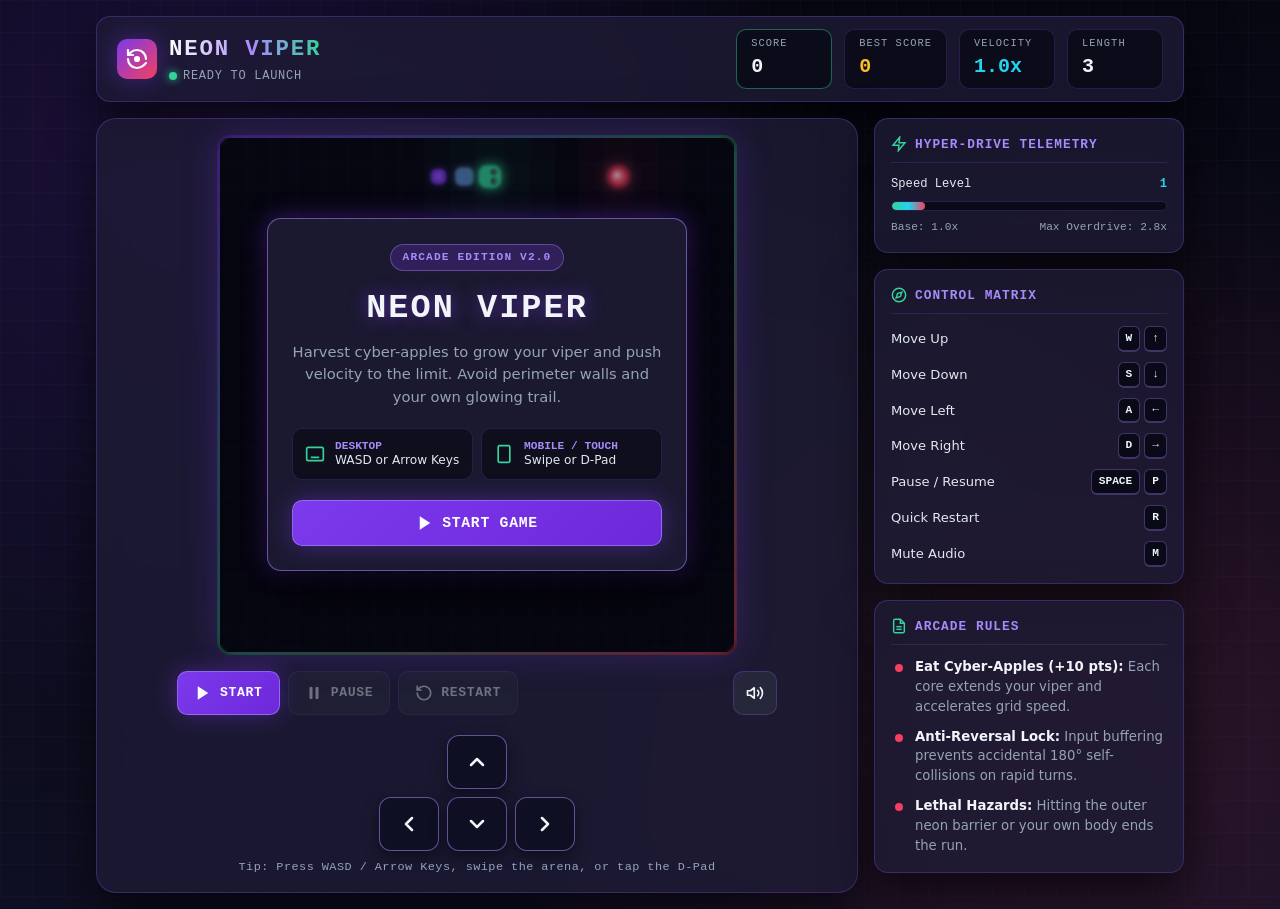
<file: index.html>
<!DOCTYPE html>
<html lang="en">
<head>
  <meta charset="UTF-8" />
  <meta name="viewport" content="width=device-width, initial-scale=1.0, maximum-scale=1.0, user-scalable=no" />
  <title>NEON VIPER // Arcade Snake</title>
  <link rel="stylesheet" type="text/css" href="css/style.css" />
  <link rel="stylesheet" type="text/css" href="css/style.cs" />
</head>
<body>
  <div class="app-wrapper">
    <!-- Top Arcade HUD Header -->
    <header class="arcade-header" role="banner">
      <div class="brand-group">
        <div class="brand-logo" aria-hidden="true">
          <svg viewBox="0 0 24 24" fill="none" stroke="currentColor" stroke-width="2.2" stroke-linecap="round" stroke-linejoin="round">
            <path d="M21 12a9 9 0 0 0-9-9 9.75 9.75 0 0 0-6.74 2.74L3 8" />
            <path d="M3 3v5h5" />
            <path d="M3 12a9 9 0 0 0 9 9 9.75 9.75 0 0 0 6.74-2.74L21 16" />
            <circle cx="12" cy="12" r="2" fill="currentColor" />
          </svg>
        </div>
        <div>
          <h1 class="brand-title">Neon Viper</h1>
          <div class="brand-subtitle">
            <span id="statusDot" class="status-dot"></span>
            <span id="statusText">READY TO LAUNCH</span>
          </div>
        </div>
      </div>

      <!-- Scoreboard & Speed HUD -->
      <div class="hud-metrics" role="region" aria-label="Game Scoreboard">
        <div class="metric-card highlight">
          <span class="metric-label">Score</span>
          <span id="scoreDisplay" class="metric-value" aria-live="polite">0</span>
        </div>
        <div class="metric-card best">
          <span class="metric-label">Best Score</span>
          <span id="bestScoreDisplay" class="metric-value">0</span>
        </div>
        <div class="metric-card speed">
          <span class="metric-label">Velocity</span>
          <span id="speedDisplay" class="metric-value">1.0x</span>
        </div>
        <div class="metric-card">
          <span class="metric-label">Length</span>
          <span id="lengthDisplay" class="metric-value">3</span>
        </div>
      </div>
    </header>

    <!-- Main Arcade Workspace -->
    <main class="arcade-main">
      <!-- Left Column: Canvas Stage + Action Bar + Touch D-Pad -->
      <section class="stage-panel" aria-label="Game Stage">
        <div id="canvasContainer" class="canvas-container">
          <div class="canvas-inner">
            <canvas id="gameCanvas" width="600" height="600" tabindex="0" aria-label="Snake Game Board"></canvas>
            <div class="scanlines" aria-hidden="true"></div>

            <!-- 1. Start Screen Overlay -->
            <div id="startOverlay" class="stage-overlay" role="dialog" aria-labelledby="startTitle">
              <div class="overlay-card">
                <div class="overlay-badge">Arcade Edition v2.0</div>
                <h2 id="startTitle" class="overlay-title">NEON VIPER</h2>
                <p class="overlay-desc">
                  Harvest cyber-apples to grow your viper and push velocity to the limit. Avoid perimeter walls and your own glowing trail.
                </p>

                <div class="quick-tips">
                  <div class="tip-box">
                    <svg viewBox="0 0 24 24" fill="none" stroke="currentColor" stroke-width="2">
                      <rect x="2" y="4" width="20" height="16" rx="2" />
                      <path d="M6 8h.01M10 8h.01M14 8h.01M18 8h.01M6 12h.01M10 12h.01M14 12h.01M18 12h.01M7 16h10" />
                    </svg>
                    <div class="tip-text">
                      <strong>Desktop</strong>
                      WASD or Arrow Keys
                    </div>
                  </div>
                  <div class="tip-box">
                    <svg viewBox="0 0 24 24" fill="none" stroke="currentColor" stroke-width="2">
                      <rect x="5" y="2" width="14" height="20" rx="2" />
                      <line x1="12" y1="18" x2="12.01" y2="18" />
                    </svg>
                    <div class="tip-text">
                      <strong>Mobile / Touch</strong>
                      Swipe or D-Pad
                    </div>
                  </div>
                </div>

                <button id="overlayStartBtn" type="button" class="btn btn-primary btn-full">
                  <svg viewBox="0 0 24 24" fill="currentColor">
                    <polygon points="5 3 19 12 5 21 5 3" />
                  </svg>
                  Start Game
                </button>
              </div>
            </div>

            <!-- 2. Pause Screen Overlay -->
            <div id="pauseOverlay" class="stage-overlay hidden" role="dialog" aria-labelledby="pauseTitle">
              <div class="overlay-card">
                <div class="overlay-badge">System Paused</div>
                <h2 id="pauseTitle" class="overlay-title">GAME PAUSED</h2>
                <p class="overlay-desc">
                  Your cyber-viper is suspended in stasis. Ready to jump back into the grid?
                </p>
                <div style="display: flex; flex-direction: column; gap: 10px;">
                  <button id="overlayResumeBtn" type="button" class="btn btn-primary btn-full">
                    <svg viewBox="0 0 24 24" fill="currentColor">
                      <polygon points="5 3 19 12 5 21 5 3" />
                    </svg>
                    Resume Game
                  </button>
                  <button id="overlayPauseRestartBtn" type="button" class="btn btn-full">
                    <svg viewBox="0 0 24 24" fill="none" stroke="currentColor" stroke-width="2.2">
                      <path d="M3 12a9 9 0 1 0 9-9 9.75 9.75 0 0 0-6.74 2.74L3 8" />
                      <path d="M3 3v5h5" />
                    </svg>
                    Restart Run
                  </button>
                </div>
              </div>
            </div>

            <!-- 3. Game Over Screen Overlay -->
            <div id="gameOverOverlay" class="stage-overlay hidden" role="dialog" aria-labelledby="gameOverTitle">
              <div class="overlay-card">
                <div id="gameOverBadge" class="overlay-badge danger">Collision Detected</div>
                <h2 id="gameOverTitle" class="overlay-title">GAME OVER</h2>
                <p id="gameOverReason" class="overlay-desc">
                  Your viper collided with the perimeter barrier.
                </p>

                <div class="summary-grid">
                  <div class="summary-item">
                    <div class="label">Final Score</div>
                    <div id="finalScoreVal" class="val">0</div>
                  </div>
                  <div class="summary-item">
                    <div class="label">Best Score</div>
                    <div id="finalBestVal" class="val" style="color: var(--color-warning);">0</div>
                  </div>
                  <div class="summary-item">
                    <div class="label">Apples Eaten</div>
                    <div id="finalApplesVal" class="val" style="color: var(--color-success);">0</div>
                  </div>
                  <div class="summary-item">
                    <div class="label">Peak Velocity</div>
                    <div id="finalSpeedVal" class="val" style="color: var(--color-info);">1.0x</div>
                  </div>
                </div>

                <button id="overlayRestartBtn" type="button" class="btn btn-accent btn-full">
                  <svg viewBox="0 0 24 24" fill="none" stroke="currentColor" stroke-width="2.2">
                    <path d="M3 12a9 9 0 1 0 9-9 9.75 9.75 0 0 0-6.74 2.74L3 8" />
                    <path d="M3 3v5h5" />
                  </svg>
                  Play Again
                </button>
              </div>
            </div>
          </div>
        </div>

        <!-- Primary Action Buttons Bar (Start, Pause/Resume, Restart, Audio) -->
        <div class="control-bar" role="toolbar" aria-label="Game Controls">
          <div class="btn-group">
            <button id="startBtn" type="button" class="btn btn-primary">
              <svg viewBox="0 0 24 24" fill="currentColor" aria-hidden="true">
                <polygon points="5 3 19 12 5 21 5 3" />
              </svg>
              <span>Start</span>
            </button>

            <button id="pauseBtn" type="button" class="btn" disabled>
              <svg id="pauseIcon" viewBox="0 0 24 24" fill="currentColor" aria-hidden="true">
                <rect x="6" y="4" width="4" height="16" rx="1" />
                <rect x="14" y="4" width="4" height="16" rx="1" />
              </svg>
              <span id="pauseBtnLabel">Pause</span>
            </button>

            <button id="restartBtn" type="button" class="btn" disabled>
              <svg viewBox="0 0 24 24" fill="none" stroke="currentColor" stroke-width="2.2" stroke-linecap="round" stroke-linejoin="round" aria-hidden="true">
                <path d="M3 12a9 9 0 1 0 9-9 9.75 9.75 0 0 0-6.74 2.74L3 8" />
                <path d="M3 3v5h5" />
              </svg>
              <span>Restart</span>
            </button>
          </div>

          <button id="soundBtn" type="button" class="btn btn-icon-only" aria-label="Toggle Sound Effects" aria-pressed="true" title="Mute / Unmute Sound (M)">
            <svg id="soundOnIcon" viewBox="0 0 24 24" fill="none" stroke="currentColor" stroke-width="2.2" stroke-linecap="round" stroke-linejoin="round">
              <polygon points="11 5 6 9 2 9 2 15 6 15 11 19 11 5" />
              <path d="M15.54 8.46a5 5 0 0 1 0 7.07" />
              <path d="M19.07 4.93a10 10 0 0 1 0 14.14" />
            </svg>
            <svg id="soundOffIcon" viewBox="0 0 24 24" fill="none" stroke="currentColor" stroke-width="2.2" stroke-linecap="round" stroke-linejoin="round" style="display: none;">
              <polygon points="11 5 6 9 2 9 2 15 6 15 11 19 11 5" />
              <line x1="23" y1="9" x2="17" y2="15" />
              <line x1="17" y1="9" x2="23" y2="15" />
            </svg>
          </button>
        </div>

        <!-- Responsive Touch D-Pad for Mobile / Tablet & Quick Click -->
        <div class="touch-controls-wrapper" aria-label="Directional Pad Controls">
          <div class="dpad-grid">
            <button type="button" class="dpad-btn dpad-up" data-dir="UP" aria-label="Move Up">
              <svg viewBox="0 0 24 24" fill="none" stroke="currentColor" stroke-width="2.5" stroke-linecap="round" stroke-linejoin="round">
                <polyline points="18 15 12 9 6 15" />
              </svg>
            </button>
            <button type="button" class="dpad-btn dpad-left" data-dir="LEFT" aria-label="Move Left">
              <svg viewBox="0 0 24 24" fill="none" stroke="currentColor" stroke-width="2.5" stroke-linecap="round" stroke-linejoin="round">
                <polyline points="15 18 9 12 15 6" />
              </svg>
            </button>
            <button type="button" class="dpad-btn dpad-down" data-dir="DOWN" aria-label="Move Down">
              <svg viewBox="0 0 24 24" fill="none" stroke="currentColor" stroke-width="2.5" stroke-linecap="round" stroke-linejoin="round">
                <polyline points="6 9 12 15 18 9" />
              </svg>
            </button>
            <button type="button" class="dpad-btn dpad-right" data-dir="RIGHT" aria-label="Move Right">
              <svg viewBox="0 0 24 24" fill="none" stroke="currentColor" stroke-width="2.5" stroke-linecap="round" stroke-linejoin="round">
                <polyline points="9 18 15 12 9 6" />
              </svg>
            </button>
          </div>
          <span class="touch-hint">Tip: Press WASD / Arrow Keys, swipe the arena, or tap the D-Pad</span>
        </div>
      </section>

      <!-- Right Column: Telemetry, Keybindings & Instructions -->
      <aside class="sidebar-panel" aria-label="Instructions and Telemetry">
        <!-- Velocity Progression Card -->
        <div class="info-card">
          <div class="info-card-header">
            <svg viewBox="0 0 24 24" fill="none" stroke="currentColor" stroke-width="2.2">
              <polygon points="13 2 3 14 12 14 11 22 21 10 12 10 13 2" />
            </svg>
            <span>Hyper-Drive Telemetry</span>
          </div>
          <div class="speed-meter">
            <div class="speed-row">
              <span>Speed Level</span>
              <span id="levelDisplay" style="color: var(--color-info); font-weight: 800;">LVL 1</span>
            </div>
            <div class="speed-bar-track" aria-hidden="true">
              <div id="speedBarFill" class="speed-bar-fill"></div>
            </div>
            <div class="speed-row" style="color: var(--color-muted-foreground); font-size: 0.7rem;">
              <span>Base: 1.0x</span>
              <span>Max Overdrive: 2.8x</span>
            </div>
          </div>
        </div>

        <!-- Controls Card -->
        <div class="info-card">
          <div class="info-card-header">
            <svg viewBox="0 0 24 24" fill="none" stroke="currentColor" stroke-width="2.2">
              <circle cx="12" cy="12" r="10" />
              <polygon points="16.24 7.76 14.12 14.12 7.76 16.24 9.88 9.88 16.24 7.76" />
            </svg>
            <span>Control Matrix</span>
          </div>
          <ul class="keybind-list">
            <li class="keybind-item">
              <span>Move Up</span>
              <span class="kbd-group"><kbd data-dir="UP">W</kbd><kbd data-dir="UP">&uarr;</kbd></span>
            </li>
            <li class="keybind-item">
              <span>Move Down</span>
              <span class="kbd-group"><kbd data-dir="DOWN">S</kbd><kbd data-dir="DOWN">&darr;</kbd></span>
            </li>
            <li class="keybind-item">
              <span>Move Left</span>
              <span class="kbd-group"><kbd data-dir="LEFT">A</kbd><kbd data-dir="LEFT">&larr;</kbd></span>
            </li>
            <li class="keybind-item">
              <span>Move Right</span>
              <span class="kbd-group"><kbd data-dir="RIGHT">D</kbd><kbd data-dir="RIGHT">&rarr;</kbd></span>
            </li>
            <li class="keybind-item">
              <span>Pause / Resume</span>
              <span class="kbd-group"><kbd>SPACE</kbd><kbd>P</kbd></span>
            </li>
            <li class="keybind-item">
              <span>Quick Restart</span>
              <span class="kbd-group"><kbd>R</kbd></span>
            </li>
            <li class="keybind-item">
              <span>Mute Audio</span>
              <span class="kbd-group"><kbd>M</kbd></span>
            </li>
          </ul>
        </div>

        <!-- Mission Directives / Instructions Card -->
        <div class="info-card">
          <div class="info-card-header">
            <svg viewBox="0 0 24 24" fill="none" stroke="currentColor" stroke-width="2.2">
              <path d="M14 2H6a2 2 0 0 0-2 2v16a2 2 0 0 0 2 2h12a2 2 0 0 0 2-2V8z" />
              <polyline points="14 2 14 8 20 8" />
              <line x1="16" y1="13" x2="8" y2="13" />
              <line x1="16" y1="17" x2="8" y2="17" />
            </svg>
            <span>Arcade Rules</span>
          </div>
          <ul class="rules-list">
            <li>
              <svg viewBox="0 0 24 24" fill="currentColor"><circle cx="12" cy="12" r="6" /></svg>
              <span><strong>Eat Cyber-Apples (+10 pts):</strong> Each core extends your viper and accelerates grid speed.</span>
            </li>
            <li>
              <svg viewBox="0 0 24 24" fill="currentColor"><circle cx="12" cy="12" r="6" /></svg>
              <span><strong>Anti-Reversal Lock:</strong> Input buffering prevents accidental 180&deg; self-collisions on rapid turns.</span>
            </li>
            <li>
              <svg viewBox="0 0 24 24" fill="currentColor"><circle cx="12" cy="12" r="6" /></svg>
              <span><strong>Lethal Hazards:</strong> Hitting the outer neon barrier or your own body ends the run.</span>
            </li>
          </ul>
        </div>
      </aside>
    </main>
  </div>

  <script src="js/main.js" defer></script>
</body>
</html>
</file>
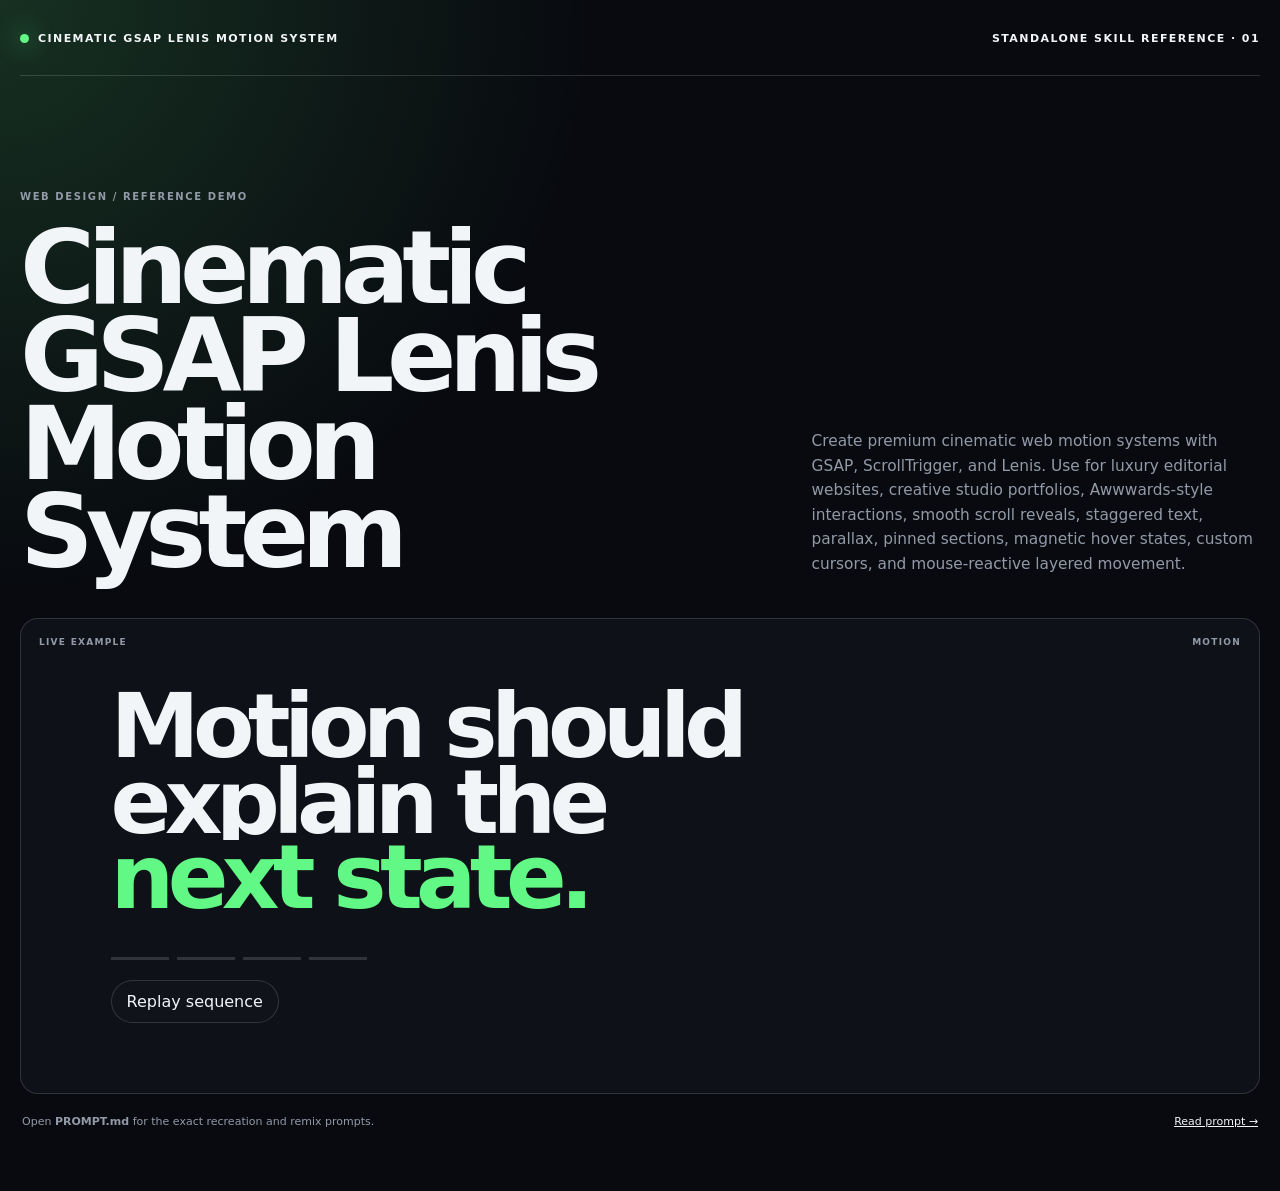
<file: .agents/skills/cinematic-gsap-lenis-motion-system/demo/index.html>
<!doctype html>
<html lang="en">
<head>
  <meta charset="utf-8">
  <meta name="viewport" content="width=device-width, initial-scale=1">
  <link rel="icon" href="data:,">
  <title>Cinematic GSAP Lenis Motion System · Skill Demo</title>
  <style>:root{--bg:#080a0f;--panel:rgba(18,21,29,.72);--panelStrong:#121620;--ink:#f2f5f7;--muted:#929aa7;--line:rgba(255,255,255,.14);--accent:hsl(134 92% 68%);font-family:Inter,ui-sans-serif,system-ui,-apple-system,BlinkMacSystemFont,"Segoe UI",sans-serif;color:var(--ink);background:var(--bg)}
*{box-sizing:border-box}html{background:var(--bg);scroll-behavior:smooth}body{min-width:320px;margin:0;background:radial-gradient(circle at var(--mx,76%) var(--my,16%),color-mix(in srgb,var(--accent) 16%,transparent),transparent 34%),var(--bg);color:var(--ink)}button,a{font:inherit;color:inherit}button{border:1px solid var(--line);border-radius:999px;padding:11px 15px;background:var(--panel);cursor:pointer}button:hover,button:focus-visible{border-color:var(--accent);outline:2px solid color-mix(in srgb,var(--accent) 42%,transparent);outline-offset:3px}.shell{width:min(1280px,calc(100% - 40px));min-height:100svh;margin:auto;padding:22px 0 40px}.topbar{display:flex;align-items:center;justify-content:space-between;padding:10px 0 30px;border-bottom:1px solid var(--line);font-size:11px;font-weight:700;letter-spacing:.13em;text-transform:uppercase}.brand{display:flex;gap:9px;align-items:center}.brand i{width:9px;height:9px;border-radius:50%;background:var(--accent);box-shadow:0 0 24px var(--accent)}.topbar a{text-decoration:none}.intro{display:grid;grid-template-columns:minmax(0,1.25fr) minmax(260px,.75fr);gap:44px;align-items:end;padding:clamp(54px,9vw,116px) 0 42px}.intro small{display:block;margin-bottom:22px;color:var(--muted);font-size:10px;font-weight:700;letter-spacing:.16em;text-transform:uppercase}.intro h1{max-width:11ch;margin:0;font-size:clamp(48px,8vw,112px);font-weight:580;letter-spacing:-.075em;line-height:.86}.intro p{max-width:48ch;margin:0;color:var(--muted);font-size:clamp(14px,1.2vw,18px);line-height:1.6}.showcase{position:relative;min-height:470px;overflow:hidden;border:1px solid var(--line);border-radius:18px;background:var(--panel);isolation:isolate}.showcaseHeader{position:absolute;z-index:5;top:18px;right:18px;left:18px;display:flex;justify-content:space-between;color:var(--muted);font-size:9px;font-weight:700;letter-spacing:.14em;text-transform:uppercase;pointer-events:none}.layoutStudy{display:grid;grid-template-columns:1.15fr .85fr;min-height:470px}.layoutHero{display:flex;flex-direction:column;justify-content:flex-end;padding:clamp(28px,5vw,70px);border-right:1px solid var(--line)}.layoutHero>span,.kicker{color:var(--muted);font-size:10px;font-weight:700;letter-spacing:.14em;text-transform:uppercase}.layoutHero h2,.landing h2{max-width:9ch;margin:18px 0;font-size:clamp(42px,6vw,84px);line-height:.9;letter-spacing:-.065em}.layoutHero p,.landing p{max-width:38ch;color:var(--muted);line-height:1.55}.layoutCards{display:grid;grid-template-rows:repeat(3,1fr)}.layoutCards article{display:flex;align-items:end;justify-content:space-between;padding:26px;border-bottom:1px solid var(--line)}.layoutCards article:last-child{border:0}.layoutCards b{color:var(--accent);font-size:34px}.layoutCards span{text-transform:uppercase;font-size:10px;letter-spacing:.15em}.pricing{display:grid;grid-template-columns:repeat(3,1fr);gap:1px;min-height:470px;background:var(--line)}.pricing article{display:flex;flex-direction:column;padding:80px 28px 28px;background:var(--panelStrong)}.pricing article.featured{background:linear-gradient(160deg,color-mix(in srgb,var(--accent) 20%,var(--panelStrong)),var(--panelStrong))}.pricing p{font-size:11px;letter-spacing:.13em;text-transform:uppercase}.pricing strong{margin:24px 0 8px;font-size:56px;letter-spacing:-.06em}.pricing span{color:var(--muted)}.pricing button{margin-top:auto}.landing{display:flex;min-height:470px;flex-direction:column;justify-content:center;padding:clamp(40px,8vw,100px);background:radial-gradient(circle at 75% 36%,color-mix(in srgb,var(--accent) 45%,transparent),transparent 24%)}.landing .actions{display:flex;gap:10px;margin-top:24px}.landing .actions button:first-child{color:var(--bg);background:var(--ink)}.landing .proof{display:flex;gap:28px;margin-top:54px;color:var(--muted);font-size:11px}.marquee{display:flex;min-height:470px;align-items:center;overflow:hidden;-webkit-mask-image:linear-gradient(90deg,transparent,#000 15%,#000 85%,transparent);mask-image:linear-gradient(90deg,transparent,#000 15%,#000 85%,transparent)}.marqueeTrack{display:flex;width:max-content;animation:marquee 18s linear infinite}.marqueeTrack span{min-width:220px;padding:34px;border:1px solid var(--line);font-size:22px;font-weight:700;letter-spacing:-.04em;text-align:center}.iconGrid,.contactSheet{display:grid;grid-template-columns:repeat(3,1fr);gap:1px;min-height:470px;background:var(--line)}.iconGrid article,.contactSheet article{position:relative;padding:70px 28px 28px;background:var(--panelStrong)}.number{position:absolute;top:22px;right:22px;color:var(--accent);font-size:11px}.glyph{display:grid;width:110px;height:110px;place-items:center;margin:30px auto;border:1px solid var(--line);border-radius:34px;background:linear-gradient(145deg,color-mix(in srgb,var(--accent) 20%,transparent),transparent);font-size:48px}.iconGrid h3{text-align:center}.contactSheet .asset{height:280px;margin-bottom:22px;border-radius:2px;background-size:cover}.assetOne{background:radial-gradient(circle at 70% 30%,#d9f7ff,transparent 20%),linear-gradient(145deg,#203962,#8db3d6 48%,#d7d5c8)}.assetTwo{background:radial-gradient(circle at 50% 28%,#f1c6a2 0 10%,transparent 11%),linear-gradient(120deg,#1b2738,#754c5a 52%,#e1a77f)}.assetThree{background:repeating-radial-gradient(circle at 30% 65%,#c8b8ff 0 9px,#4c4274 10px 18px,#151629 19px 29px)}.contactSheet b,.contactSheet span{display:block}.contactSheet span{margin-top:8px;color:var(--muted);font-size:11px}.surfaceStudy{display:grid;grid-template-columns:1.4fr .6fr;grid-template-rows:1fr auto;gap:18px;min-height:470px;padding:70px 24px 24px}.surfaceStudy article{border:1px solid var(--line);border-radius:20px;background:linear-gradient(145deg,color-mix(in srgb,var(--accent) 12%,var(--panelStrong)),var(--panelStrong))}.surfaceHero{display:flex;grid-row:1/3;flex-direction:column;justify-content:flex-end;padding:42px}.surfaceHero strong{max-width:8ch;margin-top:20px;font-size:clamp(40px,5vw,72px);line-height:.92;letter-spacing:-.06em}.surfaceHero span,.surfaceCard span{color:var(--muted);font-size:10px;letter-spacing:.14em;text-transform:uppercase}.surfaceCard{display:flex;flex-direction:column;padding:26px}.surfaceCard b{margin:auto 0 4px;font-size:56px}.surfaceCard small{color:var(--muted)}.surfaceControl{align-self:end}.motionStage{display:flex;min-height:470px;flex-direction:column;justify-content:center;padding:70px clamp(28px,7vw,90px)}.maskLine{overflow:hidden;margin:0;font-size:clamp(44px,7vw,98px);font-weight:600;letter-spacing:-.075em;line-height:.84}.maskLine span{display:block;transform:translateY(110%);animation:wordIn .8s cubic-bezier(.16,1,.3,1) forwards}.maskLine:nth-child(2) span{animation-delay:.12s}.maskLine:nth-child(3) span{animation-delay:.24s}.accentLine{color:var(--accent)}.timeline{display:flex;gap:8px;margin:42px 0 20px}.timeline i{width:58px;height:3px;background:var(--line);transform-origin:left;animation:grow .8s .42s both}.timeline i:nth-child(2){animation-delay:.54s}.timeline i:nth-child(3){animation-delay:.66s}.timeline i:nth-child(4){animation-delay:.78s}.replay{width:max-content}.visualization{position:relative;min-height:470px}.visualization canvas{position:absolute;inset:0;width:100%;height:100%}.vizMeta{position:absolute;right:28px;bottom:24px;left:28px;display:grid;grid-template-columns:1fr auto 1fr;align-items:end;color:var(--muted);font-size:10px;letter-spacing:.14em;text-transform:uppercase}.vizMeta strong{color:var(--ink);font-size:48px;letter-spacing:-.06em}.vizMeta span:last-child{text-align:right}.simulation{position:relative;min-height:470px}.goo{position:absolute;inset:0;width:100%;height:100%}.goo circle{fill:var(--accent)}.orbA{animation:orbA 4.4s ease-in-out infinite alternate}.orbB{animation:orbB 5.1s ease-in-out infinite alternate}.reset{position:absolute;right:24px;bottom:24px}.demoNote{display:flex;justify-content:space-between;gap:24px;padding:20px 2px;color:var(--muted);font-size:11px;line-height:1.5}.demoNote a{color:var(--ink)}
.pricingWrap{min-height:470px;padding-top:52px}.billingBar{display:flex;align-items:center;justify-content:space-between;min-height:58px;padding:8px 20px;border-top:1px solid var(--line);color:var(--muted);font-size:10px;letter-spacing:.12em;text-transform:uppercase}.billingBar .billingToggle{padding:8px 12px;background:var(--panelStrong);font-size:10px}.pricingWrap .pricing{min-height:360px}.pricingWrap .pricing article{padding:42px 28px 28px}.vizMeta button{justify-self:end;padding:8px 11px;font-size:9px;letter-spacing:.1em;text-transform:uppercase}

@keyframes marquee{to{transform:translateX(-50%)}}@keyframes wordIn{to{transform:translateY(0)}}@keyframes grow{from{transform:scaleX(0)}to{transform:scaleX(1)}}@keyframes orbA{to{transform:translate(-120px,70px)}}@keyframes orbB{to{transform:translate(80px,120px)}}@media(max-width:760px){.intro{grid-template-columns:1fr;padding-top:60px}.intro h1{font-size:54px}.layoutStudy,.pricing,.iconGrid,.contactSheet,.surfaceStudy{grid-template-columns:1fr}.layoutHero{border-right:0;border-bottom:1px solid var(--line)}.pricing article{min-height:320px}.surfaceHero{grid-row:auto}.showcase{min-height:540px}.topbar span:last-child{display:none}.demoNote{flex-direction:column}.landing .proof{flex-direction:column;gap:8px}.vizMeta{grid-template-columns:1fr auto}.vizMeta span:last-child{display:none}}@media(prefers-reduced-motion:reduce){html{scroll-behavior:auto}.marqueeTrack,.maskLine span,.timeline i,.orbA,.orbB{animation:none;transform:none}}</style>
</head>
<body data-kind="motion" data-skill="cinematic-gsap-lenis-motion-system">
  <main class="shell">
    <nav class="topbar" aria-label="Demo navigation"><a class="brand" href="#"><i></i>Cinematic GSAP Lenis Motion System</a><span>Standalone skill reference · 01</span></nav>
    <header class="intro">
      <div><small>web design / reference demo</small><h1>Cinematic GSAP Lenis Motion System</h1></div>
      <p>Create premium cinematic web motion systems with GSAP, ScrollTrigger, and Lenis. Use for luxury editorial websites, creative studio portfolios, Awwwards-style interactions, smooth scroll reveals, staggered text, parallax, pinned sections, magnetic hover states, custom cursors, and mouse-reactive layered movement.</p>
    </header>
    <section class="showcase" aria-label="Cinematic GSAP Lenis Motion System demonstration">
      <div class="showcaseHeader"><span>Live example</span><span>motion</span></div>
<div class="motionStage">
  <p class="maskLine"><span>Motion should</span></p>
  <p class="maskLine"><span>explain the</span></p>
  <p class="maskLine accentLine"><span>next state.</span></p>
  <div class="timeline"><i></i><i></i><i></i><i></i></div>
  <button class="replay">Replay sequence</button>
</div>
    </section>
    <footer class="demoNote"><span>Open <strong>PROMPT.md</strong> for the exact recreation and remix prompts.</span><a href="PROMPT.md">Read prompt →</a></footer>
  </main>
  <script>const reduced=matchMedia("(prefers-reduced-motion: reduce)").matches;addEventListener("pointermove",event=>{document.body.style.setProperty("--mx",event.clientX+"px");document.body.style.setProperty("--my",event.clientY+"px")},{passive:true});const billing=document.querySelector(".billingToggle");if(billing)billing.addEventListener("click",()=>{const annual=billing.getAttribute("aria-pressed")!=="true";billing.setAttribute("aria-pressed",String(annual));billing.textContent=annual?"Show monthly pricing":"Show annual pricing";document.querySelectorAll(".pricing strong").forEach(price=>price.textContent=annual?price.dataset.annual:price.dataset.monthly)});const replay=document.querySelector(".replay");if(replay)replay.addEventListener("click",()=>{document.querySelectorAll(".maskLine span,.timeline i").forEach(node=>{node.style.animation="none";node.offsetHeight;node.style.animation=""})});const reset=document.querySelector(".reset");if(reset)reset.addEventListener("click",()=>document.querySelectorAll(".orbA,.orbB").forEach(node=>{node.style.animation="none";node.offsetHeight;node.style.animation=""}));const canvas=document.querySelector("canvas");if(canvas&&!reduced){const context=canvas.getContext("2d");let width=0,height=0,frame=0,time=0;const mode="field";const bodies=Array.from({length:14},(_,i)=>({x:80+(i%7)*92,y:40+Math.floor(i/7)*70,vx:(i%3-1)*.7,vy:0,r:12+(i%4)*5}));const resetBodies=()=>bodies.forEach((body,i)=>{body.x=40+(i%7)*Math.max(32,(width-80)/6);body.y=35+Math.floor(i/7)*58;body.vx=(i%3-1)*.7;body.vy=0});const resetBodiesButton=document.querySelector(".resetBodies");if(resetBodiesButton)resetBodiesButton.addEventListener("click",resetBodies);const resize=()=>{const rect=canvas.getBoundingClientRect();const ratio=Math.min(devicePixelRatio||1,2);width=rect.width;height=rect.height;canvas.width=Math.round(width*ratio);canvas.height=Math.round(height*ratio);context.setTransform(ratio,0,0,ratio,0,0)};const draw=()=>{frame=requestAnimationFrame(draw);time+=.008;context.clearRect(0,0,width,height);const accent=getComputedStyle(document.documentElement).getPropertyValue("--accent").trim();if(mode==="globe"){const radius=Math.min(width,height)*.29;const cx=width*.5,cy=height*.47;context.fillStyle=accent;for(let i=0;i<360;i++){const phi=Math.acos(1-2*(i+.5)/360);const theta=Math.PI*(1+Math.sqrt(5))*i+time;const x=Math.sin(phi)*Math.cos(theta);const y=Math.cos(phi);const z=Math.sin(phi)*Math.sin(theta);const scale=(z+1.7)/2.7;context.globalAlpha=.16+.74*scale;context.beginPath();context.arc(cx+x*radius,cy+y*radius,Math.max(.7,2.2*scale),0,Math.PI*2);context.fill()}context.globalAlpha=.16;context.strokeStyle=accent;context.beginPath();context.ellipse(cx,cy+radius*.18,radius*1.34,radius*.34,time*.4,0,Math.PI*2);context.stroke()}else if(mode==="object"){const size=Math.min(width,height)*.24,cx=width*.5,cy=height*.48;const vertices=[[-1,-1,-1],[1,-1,-1],[1,1,-1],[-1,1,-1],[-1,-1,1],[1,-1,1],[1,1,1],[-1,1,1]];const edges=[[0,1],[1,2],[2,3],[3,0],[4,5],[5,6],[6,7],[7,4],[0,4],[1,5],[2,6],[3,7]];const points=vertices.map(([x,y,z])=>{const a=time*1.1,b=time*.73;const x1=x*Math.cos(a)-z*Math.sin(a),z1=x*Math.sin(a)+z*Math.cos(a),y1=y*Math.cos(b)-z1*Math.sin(b),z2=y*Math.sin(b)+z1*Math.cos(b),p=3.8/(z2+5);return{x:cx+x1*size*p,y:cy+y1*size*p,z:z2,p}});context.strokeStyle=accent;context.lineWidth=1.4;context.shadowColor=accent;context.shadowBlur=12;for(const [a,b] of edges){context.globalAlpha=.25+.45*((points[a].z+points[b].z+4)/8);context.beginPath();context.moveTo(points[a].x,points[a].y);context.lineTo(points[b].x,points[b].y);context.stroke()}context.fillStyle=accent;for(const point of points){context.globalAlpha=.55+.35*(point.z+2)/4;context.beginPath();context.arc(point.x,point.y,3.2*point.p,0,Math.PI*2);context.fill()}context.shadowBlur=0}else if(mode==="matter"){context.fillStyle=accent;for(const body of bodies){body.vy+=.16;body.x+=body.vx;body.y+=body.vy;if(body.x<body.r||body.x>width-body.r){body.vx*=-.94;body.x=Math.max(body.r,Math.min(width-body.r,body.x))}if(body.y>height-body.r-30){body.y=height-body.r-30;body.vy*=-.78}context.globalAlpha=.28+.45*(body.r/32);context.beginPath();context.arc(body.x,body.y,body.r,0,Math.PI*2);context.fill()}context.globalAlpha=.22;context.fillRect(0,height-31,width,1)}else{context.strokeStyle=accent;context.lineWidth=1;for(let i=0;i<18;i++){const y=(i/17)*height;context.globalAlpha=.08+.12*Math.sin(time+i*.4);context.beginPath();for(let x=0;x<=width;x+=12){const wave=Math.sin(x*.012+i*.54+time*3)*18*Math.sin(i/17*Math.PI);context.lineTo(x,y+wave)}context.stroke()}context.globalAlpha=.65;const x=width*(.52+.16*Math.sin(time*.6));const gradient=context.createLinearGradient(x,0,x+2,0);gradient.addColorStop(0,"transparent");gradient.addColorStop(.5,"white");gradient.addColorStop(1,"transparent");context.fillStyle=gradient;context.fillRect(x,0,3,height)}};resize();new ResizeObserver(resize).observe(canvas);const visibility=()=>{if(document.hidden){cancelAnimationFrame(frame);frame=0}else if(!frame)draw()};document.addEventListener("visibilitychange",visibility);draw();}</script>
</body>
</html>
</file>
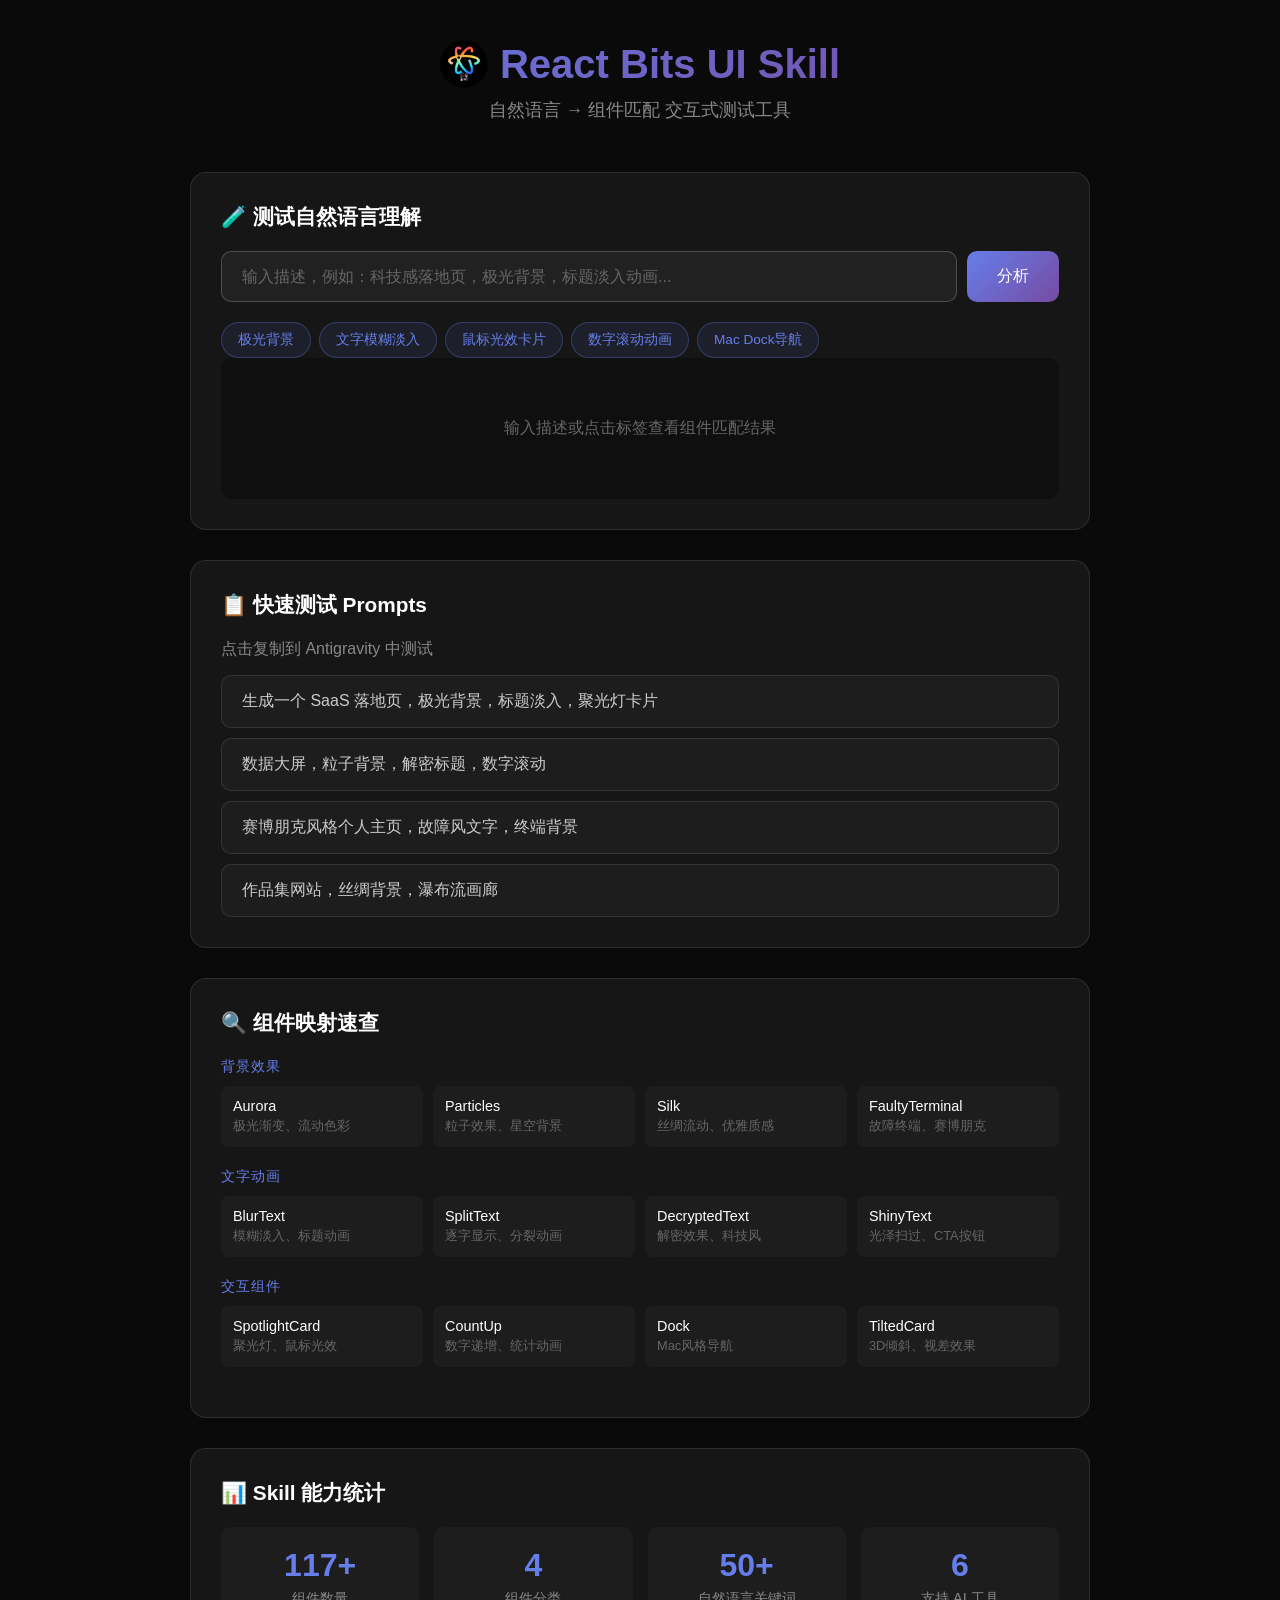
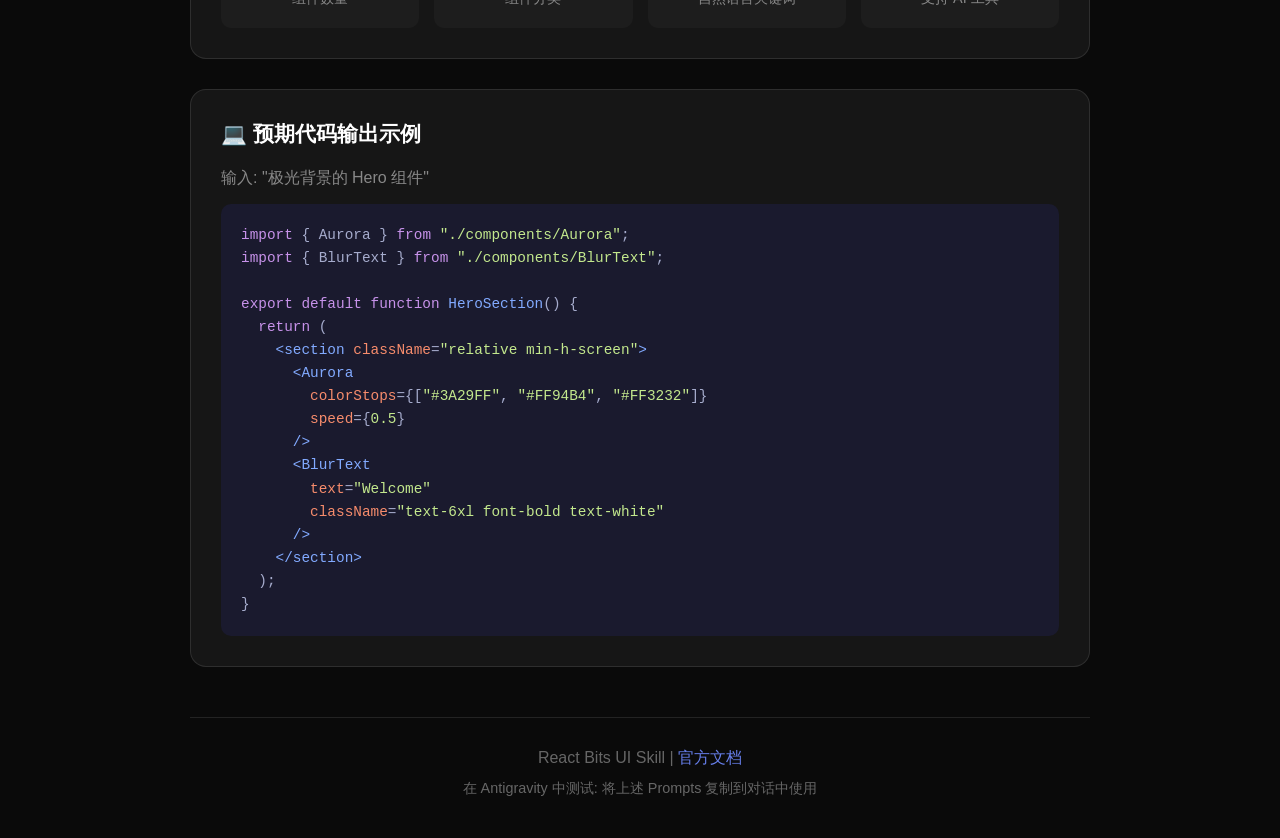
<file: .agents/skills/reactbits-ui-skills/test/interactive-test.html>
<!DOCTYPE html>
<html lang="zh-CN">

<head>
  <meta charset="UTF-8">
  <meta name="viewport" content="width=device-width, initial-scale=1.0">
  <title>React Bits UI Skill - 交互式测试</title>
  <style>
    * {
      margin: 0;
      padding: 0;
      box-sizing: border-box;
    }

    body {
      font-family: -apple-system, BlinkMacSystemFont, 'Segoe UI', Roboto, sans-serif;
      background: #0a0a0a;
      color: #fff;
      min-height: 100vh;
      padding: 40px 20px;
    }

    .container {
      max-width: 900px;
      margin: 0 auto;
    }

    header {
      text-align: center;
      margin-bottom: 50px;
    }

    header h1 {
      font-size: 2.5rem;
      background: linear-gradient(135deg, #667eea 0%, #764ba2 100%);
      -webkit-background-clip: text;
      background-clip: text;
      -webkit-text-fill-color: transparent;
      margin-bottom: 10px;
      display: flex;
      align-items: center;
      justify-content: center;
      gap: 12px;
    }

    header .logo {
      width: 48px;
      height: 48px;
      object-fit: contain;
    }

    header p {
      color: #888;
      font-size: 1.1rem;
    }

    .card {
      background: rgba(255, 255, 255, 0.05);
      border: 1px solid rgba(255, 255, 255, 0.1);
      border-radius: 16px;
      padding: 30px;
      margin-bottom: 30px;
    }

    .card h2 {
      font-size: 1.3rem;
      margin-bottom: 20px;
      color: #fff;
    }

    /* 自然语言输入区 */
    .input-section {
      display: flex;
      gap: 10px;
      margin-bottom: 20px;
    }

    .input-section input {
      flex: 1;
      padding: 15px 20px;
      background: rgba(255, 255, 255, 0.05);
      border: 1px solid rgba(255, 255, 255, 0.2);
      border-radius: 10px;
      color: #fff;
      font-size: 1rem;
      outline: none;
      transition: all 0.3s;
    }

    .input-section input:focus {
      border-color: #667eea;
      box-shadow: 0 0 0 3px rgba(102, 126, 234, 0.1);
    }

    .input-section input::placeholder {
      color: #666;
    }

    .btn {
      padding: 15px 30px;
      background: linear-gradient(135deg, #667eea 0%, #764ba2 100%);
      border: none;
      border-radius: 10px;
      color: #fff;
      font-size: 1rem;
      cursor: pointer;
      transition: all 0.3s;
      white-space: nowrap;
    }

    .btn:hover {
      transform: translateY(-2px);
      box-shadow: 0 10px 30px rgba(102, 126, 234, 0.3);
    }

    .btn-secondary {
      background: rgba(255, 255, 255, 0.1);
    }

    .btn-secondary:hover {
      background: rgba(255, 255, 255, 0.15);
    }

    /* 结果展示 */
    .result {
      background: rgba(0, 0, 0, 0.3);
      border-radius: 10px;
      padding: 20px;
      min-height: 100px;
    }

    .result-empty {
      color: #666;
      text-align: center;
      padding: 40px;
    }

    .component-match {
      display: flex;
      align-items: center;
      gap: 15px;
      padding: 15px;
      background: rgba(102, 126, 234, 0.1);
      border-left: 3px solid #667eea;
      border-radius: 8px;
      margin-bottom: 10px;
    }

    .component-match .keyword {
      color: #888;
      font-size: 0.9rem;
    }

    .component-match .arrow {
      color: #667eea;
    }

    .component-match .component {
      color: #fff;
      font-weight: 600;
      font-family: 'Courier New', monospace;
      background: rgba(102, 126, 234, 0.2);
      padding: 4px 10px;
      border-radius: 4px;
    }

    /* 示例 Prompts */
    .examples {
      display: grid;
      gap: 10px;
    }

    .example-item {
      padding: 15px 20px;
      background: rgba(255, 255, 255, 0.03);
      border: 1px solid rgba(255, 255, 255, 0.1);
      border-radius: 10px;
      cursor: pointer;
      transition: all 0.3s;
      display: flex;
      justify-content: space-between;
      align-items: center;
    }

    .example-item:hover {
      background: rgba(255, 255, 255, 0.08);
      border-color: rgba(102, 126, 234, 0.5);
      transform: translateX(5px);
    }

    .example-item .text {
      color: #ccc;
    }

    .example-item .copy-hint {
      color: #667eea;
      font-size: 0.85rem;
      opacity: 0;
      transition: opacity 0.3s;
    }

    .example-item:hover .copy-hint {
      opacity: 1;
    }

    /* 代码展示 */
    .code-block {
      background: #1a1a2e;
      border-radius: 10px;
      padding: 20px;
      overflow-x: auto;
      margin-top: 15px;
    }

    .code-block pre {
      color: #a6accd;
      font-family: 'Courier New', monospace;
      font-size: 0.9rem;
      line-height: 1.6;
    }

    .code-block .keyword {
      color: #c792ea;
    }

    .code-block .string {
      color: #c3e88d;
    }

    .code-block .component {
      color: #82aaff;
    }

    .code-block .prop {
      color: #f78c6c;
    }

    /* 快捷标签 */
    .tags {
      display: flex;
      flex-wrap: wrap;
      gap: 8px;
      margin-top: 15px;
    }

    .tag {
      padding: 8px 16px;
      background: rgba(102, 126, 234, 0.1);
      border: 1px solid rgba(102, 126, 234, 0.3);
      border-radius: 20px;
      color: #667eea;
      font-size: 0.85rem;
      cursor: pointer;
      transition: all 0.3s;
    }

    .tag:hover {
      background: rgba(102, 126, 234, 0.2);
      transform: translateY(-2px);
    }

    /* 测试结果统计 */
    .stats {
      display: grid;
      grid-template-columns: repeat(auto-fit, minmax(150px, 1fr));
      gap: 15px;
      margin-top: 20px;
    }

    .stat-item {
      text-align: center;
      padding: 20px;
      background: rgba(255, 255, 255, 0.03);
      border-radius: 10px;
    }

    .stat-item .number {
      font-size: 2rem;
      font-weight: 700;
      color: #667eea;
    }

    .stat-item .label {
      color: #888;
      font-size: 0.9rem;
      margin-top: 5px;
    }

    /* 提示框 */
    .toast {
      position: fixed;
      bottom: 30px;
      left: 50%;
      transform: translateX(-50%) translateY(100px);
      padding: 15px 30px;
      background: rgba(102, 126, 234, 0.9);
      border-radius: 10px;
      color: #fff;
      font-weight: 500;
      opacity: 0;
      transition: all 0.3s;
      z-index: 1000;
    }

    .toast.show {
      transform: translateX(-50%) translateY(0);
      opacity: 1;
    }

    /* 分类展示 */
    .category {
      margin-bottom: 20px;
    }

    .category-title {
      font-size: 0.9rem;
      color: #667eea;
      text-transform: uppercase;
      letter-spacing: 1px;
      margin-bottom: 10px;
    }

    .category-items {
      display: grid;
      grid-template-columns: repeat(auto-fill, minmax(200px, 1fr));
      gap: 10px;
    }

    .category-item {
      padding: 12px;
      background: rgba(255, 255, 255, 0.03);
      border-radius: 8px;
      font-size: 0.9rem;
    }

    .category-item .name {
      color: #fff;
      font-weight: 500;
      margin-bottom: 4px;
    }

    .category-item .desc {
      color: #666;
      font-size: 0.8rem;
    }

    footer {
      text-align: center;
      margin-top: 50px;
      padding-top: 30px;
      border-top: 1px solid rgba(255, 255, 255, 0.1);
      color: #666;
    }

    footer a {
      color: #667eea;
      text-decoration: none;
    }
  </style>
</head>

<body>
  <div class="container">
    <header>
      <h1><img src="logo.png" alt="Logo" class="logo"> React Bits UI Skill</h1>
      <p>自然语言 → 组件匹配 交互式测试工具</p>
    </header>

    <!-- 自然语言测试 -->
    <div class="card">
      <h2>🧪 测试自然语言理解</h2>
      <div class="input-section">
        <input type="text" id="naturalInput" placeholder="输入描述，例如：科技感落地页，极光背景，标题淡入动画..."
          onkeypress="if(event.key==='Enter')analyzeInput()">
        <button class="btn" onclick="analyzeInput()">分析</button>
      </div>
      <div class="tags">
        <span class="tag" onclick="setInput('极光背景')">极光背景</span>
        <span class="tag" onclick="setInput('文字模糊淡入')">文字模糊淡入</span>
        <span class="tag" onclick="setInput('鼠标光效卡片')">鼠标光效卡片</span>
        <span class="tag" onclick="setInput('数字滚动动画')">数字滚动动画</span>
        <span class="tag" onclick="setInput('Mac Dock导航')">Mac Dock导航</span>
      </div>
      <div class="result" id="analysisResult">
        <div class="result-empty">输入描述或点击标签查看组件匹配结果</div>
      </div>
    </div>

    <!-- 常用示例 -->
    <div class="card">
      <h2>📋 快速测试 Prompts</h2>
      <p style="color: #888; margin-bottom: 15px;">点击复制到 Antigravity 中测试</p>
      <div class="examples">
        <div class="example-item" onclick="copyPrompt(this)">
          <span class="text">生成一个 SaaS 落地页，极光背景，标题淡入，聚光灯卡片</span>
          <span class="copy-hint">点击复制</span>
        </div>
        <div class="example-item" onclick="copyPrompt(this)">
          <span class="text">数据大屏，粒子背景，解密标题，数字滚动</span>
          <span class="copy-hint">点击复制</span>
        </div>
        <div class="example-item" onclick="copyPrompt(this)">
          <span class="text">赛博朋克风格个人主页，故障风文字，终端背景</span>
          <span class="copy-hint">点击复制</span>
        </div>
        <div class="example-item" onclick="copyPrompt(this)">
          <span class="text">作品集网站，丝绸背景，瀑布流画廊</span>
          <span class="copy-hint">点击复制</span>
        </div>
      </div>
    </div>

    <!-- 组件映射速查 -->
    <div class="card">
      <h2>🔍 组件映射速查</h2>

      <div class="category">
        <div class="category-title">背景效果</div>
        <div class="category-items">
          <div class="category-item">
            <div class="name">Aurora</div>
            <div class="desc">极光渐变、流动色彩</div>
          </div>
          <div class="category-item">
            <div class="name">Particles</div>
            <div class="desc">粒子效果、星空背景</div>
          </div>
          <div class="category-item">
            <div class="name">Silk</div>
            <div class="desc">丝绸流动、优雅质感</div>
          </div>
          <div class="category-item">
            <div class="name">FaultyTerminal</div>
            <div class="desc">故障终端、赛博朋克</div>
          </div>
        </div>
      </div>

      <div class="category">
        <div class="category-title">文字动画</div>
        <div class="category-items">
          <div class="category-item">
            <div class="name">BlurText</div>
            <div class="desc">模糊淡入、标题动画</div>
          </div>
          <div class="category-item">
            <div class="name">SplitText</div>
            <div class="desc">逐字显示、分裂动画</div>
          </div>
          <div class="category-item">
            <div class="name">DecryptedText</div>
            <div class="desc">解密效果、科技风</div>
          </div>
          <div class="category-item">
            <div class="name">ShinyText</div>
            <div class="desc">光泽扫过、CTA按钮</div>
          </div>
        </div>
      </div>

      <div class="category">
        <div class="category-title">交互组件</div>
        <div class="category-items">
          <div class="category-item">
            <div class="name">SpotlightCard</div>
            <div class="desc">聚光灯、鼠标光效</div>
          </div>
          <div class="category-item">
            <div class="name">CountUp</div>
            <div class="desc">数字递增、统计动画</div>
          </div>
          <div class="category-item">
            <div class="name">Dock</div>
            <div class="desc">Mac风格导航</div>
          </div>
          <div class="category-item">
            <div class="name">TiltedCard</div>
            <div class="desc">3D倾斜、视差效果</div>
          </div>
        </div>
      </div>
    </div>

    <!-- 统计信息 -->
    <div class="card">
      <h2>📊 Skill 能力统计</h2>
      <div class="stats">
        <div class="stat-item">
          <div class="number">117+</div>
          <div class="label">组件数量</div>
        </div>
        <div class="stat-item">
          <div class="number">4</div>
          <div class="label">组件分类</div>
        </div>
        <div class="stat-item">
          <div class="number">50+</div>
          <div class="label">自然语言关键词</div>
        </div>
        <div class="stat-item">
          <div class="number">6</div>
          <div class="label">支持 AI 工具</div>
        </div>
      </div>
    </div>

    <!-- 代码示例 -->
    <div class="card">
      <h2>💻 预期代码输出示例</h2>
      <p style="color: #888; margin-bottom: 15px">输入: "极光背景的 Hero 组件"</p>
      <div class="code-block">
        <pre><span class="keyword">import</span> { Aurora } <span class="keyword">from</span> <span class="string">"./components/Aurora"</span>;
<span class="keyword">import</span> { BlurText } <span class="keyword">from</span> <span class="string">"./components/BlurText"</span>;

<span class="keyword">export default function</span> <span class="component">HeroSection</span>() {
  <span class="keyword">return</span> (
    <span class="component">&lt;section</span> <span class="prop">className</span>=<span class="string">"relative min-h-screen"</span><span class="component">&gt;</span>
      <span class="component">&lt;Aurora</span>
        <span class="prop">colorStops</span>={[<span class="string">"#3A29FF"</span>, <span class="string">"#FF94B4"</span>, <span class="string">"#FF3232"</span>]}
        <span class="prop">speed</span>={<span class="string">0.5</span>}
      <span class="component">/&gt;</span>
      <span class="component">&lt;BlurText</span>
        <span class="prop">text</span>=<span class="string">"Welcome"</span>
        <span class="prop">className</span>=<span class="string">"text-6xl font-bold text-white"</span>
      <span class="component">/&gt;</span>
    <span class="component">&lt;/section&gt;</span>
  );
}</pre>
      </div>
    </div>

    <footer>
      <p>React Bits UI Skill | <a href="https://reactbits.dev" target="_blank">官方文档</a></p>
      <p style="margin-top: 10px; font-size: 0.9rem;">在 Antigravity 中测试: 将上述 Prompts 复制到对话中使用</p>
    </footer>
  </div>

  <!-- Toast 提示 -->
  <div class="toast" id="toast">已复制到剪贴板</div>

  <script>
    // 组件映射数据库
    const componentMapping = {
      // 背景
      '极光': { component: 'Aurora', category: '背景' },
      '渐变': { component: 'Aurora', category: '背景' },
      '粒子': { component: 'Particles', category: '背景' },
      '星空': { component: 'Particles', category: '背景' },
      '丝绸': { component: 'Silk', category: '背景' },
      '终端': { component: 'FaultyTerminal', category: '背景' },
      '故障': { component: 'FaultyTerminal', category: '背景' },
      '赛博': { component: 'FaultyTerminal', category: '背景' },
      '网格': { component: 'DotGrid', category: '背景' },
      '光束': { component: 'Beams', category: '背景' },

      // 文字
      '模糊': { component: 'BlurText', category: '文字动画' },
      '淡入': { component: 'BlurText', category: '文字动画' },
      '逐字': { component: 'SplitText', category: '文字动画' },
      '解密': { component: 'DecryptedText', category: '文字动画' },
      '光泽': { component: 'ShinyText', category: '文字动画' },
      '发光': { component: 'ShinyText', category: '文字动画' },
      '故障风': { component: 'GlitchText', category: '文字动画' },
      '打字机': { component: 'TextType', category: '文字动画' },
      '渐变字': { component: 'GradientText', category: '文字动画' },
      '滚动浮现': { component: 'ScrollFloat', category: '文字动画' },

      // 交互
      '光效': { component: 'SpotlightCard', category: '交互组件' },
      '聚光灯': { component: 'SpotlightCard', category: '交互组件' },
      '鼠标光': { component: 'SpotlightCard', category: '交互组件' },
      '数字': { component: 'CountUp', category: '交互组件' },
      '滚动': { component: 'CountUp', category: '交互组件' },
      '递增': { component: 'CountUp', category: '交互组件' },
      'Dock': { component: 'Dock', category: '交互组件' },
      '导航': { component: 'Dock', category: '交互组件' },
      'Mac': { component: 'Dock', category: '交互组件' },
      '3D': { component: 'TiltedCard', category: '交互组件' },
      '倾斜': { component: 'TiltedCard', category: '交互组件' },
      '玻璃': { component: 'GlassSurface', category: '交互组件' },
      '眩光': { component: 'GlareHover', category: '交互组件' },

      // 画廊
      '瀑布': { component: 'Masonry', category: '画廊' },
      '画廊': { component: 'CircularGallery', category: '画廊' },
      '轮播': { component: 'Carousel', category: '画廊' },
      '环形': { component: 'CircularGallery', category: '画廊' },
    };

    function analyzeInput() {
      const input = document.getElementById('naturalInput').value;
      const resultDiv = document.getElementById('analysisResult');

      if (!input.trim()) {
        resultDiv.innerHTML = '<div class="result-empty">请输入描述内容</div>';
        return;
      }

      const matches = [];
      for (const [keyword, data] of Object.entries(componentMapping)) {
        if (input.includes(keyword)) {
          matches.push({ keyword, ...data });
        }
      }

      if (matches.length === 0) {
        resultDiv.innerHTML = `
          <div class="result-empty">
            <p>未识别到明确的关键词</p>
            <p style="margin-top: 10px; font-size: 0.9rem;">
              尝试使用: 极光、粒子、模糊、解密、光效、数字、Dock、瀑布 等关键词
            </p>
          </div>
        `;
        return;
      }

      resultDiv.innerHTML = matches.map(m => `
        <div class="component-match">
          <span class="keyword">"${m.keyword}"</span>
          <span class="arrow">→</span>
          <span class="component">${m.component}</span>
          <span style="color: #666; margin-left: auto; font-size: 0.85rem;">${m.category}</span>
        </div>
      `).join('');
    }

    function setInput(text) {
      document.getElementById('naturalInput').value = text;
      analyzeInput();
    }

    function copyPrompt(element) {
      const text = element.querySelector('.text').innerText;
      navigator.clipboard.writeText(text).then(() => {
        showToast('已复制到剪贴板');
      });
    }

    function showToast(message) {
      const toast = document.getElementById('toast');
      toast.textContent = message;
      toast.classList.add('show');
      setTimeout(() => {
        toast.classList.remove('show');
      }, 2000);
    }
  </script>
</body>

</html>
</file>
<file: css/style.css>
/* ==========================================================================
   1. THREE-LAYER DESIGN TOKENS (design-system + ui-ux-pro-max)
   ========================================================================== */
:root {
  /* Layer 1: Primitive Tokens */
  --primitive-obsidian-950: #070712;
  --primitive-obsidian-900: #0F0F23;
  --primitive-obsidian-800: #16152D;
  --primitive-obsidian-700: #1E1C35;
  --primitive-obsidian-600: #27273B;
  --primitive-violet-600: #7C3AED;
  --primitive-violet-500: #8B5CF6;
  --primitive-violet-400: #A78BFA;
  --primitive-violet-900: #4C1D95;
  --primitive-rose-500: #F43F5E;
  --primitive-rose-400: #FB7185;
  --primitive-emerald-400: #34D399;
  --primitive-emerald-500: #10B981;
  --primitive-cyan-400: #22D3EE;
  --primitive-amber-400: #FBBF24;
  --primitive-slate-100: #F1F5F9;
  --primitive-slate-200: #E2E8F0;
  --primitive-slate-400: #94A3B8;
  --primitive-slate-500: #64748B;

  /* Layer 2: Semantic Tokens */
  --color-background: var(--primitive-obsidian-900);
  --color-background-deep: var(--primitive-obsidian-950);
  --color-foreground: var(--primitive-slate-200);
  --color-foreground-bright: var(--primitive-slate-100);
  --color-card: var(--primitive-obsidian-700);
  --color-card-elevated: var(--primitive-obsidian-600);
  --color-muted: var(--primitive-obsidian-600);
  --color-muted-foreground: var(--primitive-slate-400);
  --color-primary: var(--primitive-violet-600);
  --color-primary-hover: var(--primitive-violet-500);
  --color-secondary: var(--primitive-violet-400);
  --color-accent: var(--primitive-rose-500);
  --color-accent-hover: var(--primitive-rose-400);
  --color-success: var(--primitive-emerald-400);
  --color-warning: var(--primitive-amber-400);
  --color-info: var(--primitive-cyan-400);
  --color-border: rgba(139, 92, 246, 0.28);
  --color-border-strong: rgba(167, 139, 250, 0.55);
  --color-ring: var(--primitive-violet-400);

  /* Layer 3: Component Tokens */
  --cabinet-bg: rgba(30, 28, 53, 0.78);
  --cabinet-border: var(--color-border);
  --cabinet-radius: 20px;
  --panel-radius: 14px;
  --btn-radius: 10px;
  --shadow-neon-primary: 0 0 24px rgba(124, 58, 237, 0.42);
  --shadow-neon-accent: 0 0 24px rgba(244, 63, 94, 0.45);
  --shadow-neon-emerald: 0 0 20px rgba(52, 211, 153, 0.38);
  --shadow-elevation: 0 20px 50px rgba(0, 0, 0, 0.65);

  /* Spacing & Rhythm (4/8dp scale) */
  --space-1: 4px;
  --space-2: 8px;
  --space-3: 12px;
  --space-4: 16px;
  --space-5: 20px;
  --space-6: 24px;
  --space-8: 32px;

  /* Typography (100% self-contained system stack) */
  --font-display: ui-monospace, 'Cascadia Code', 'JetBrains Mono', 'Fira Code', 'SFMono-Regular', Consolas, monospace;
  --font-sans: system-ui, -apple-system, BlinkMacSystemFont, 'Segoe UI', Roboto, sans-serif;

  /* Motion Tokens */
  --ease-out-expo: cubic-bezier(0.16, 1, 0.3, 1);
  --ease-spring: cubic-bezier(0.34, 1.56, 0.64, 1);
  --duration-fast: 150ms;
  --duration-normal: 240ms;
}

/* ==========================================================================
   2. RESET & BASE STYLES
   ========================================================================== */
*, *::before, *::after {
  box-sizing: border-box;
  margin: 0;
  padding: 0;
  -webkit-tap-highlight-color: transparent;
}

html, body {
  width: 100%;
  min-height: 100dvh;
  background-color: var(--color-background-deep);
  background-image:
    radial-gradient(circle at 15% 15%, rgba(124, 58, 237, 0.18) 0%, transparent 45%),
    radial-gradient(circle at 85% 80%, rgba(244, 63, 94, 0.14) 0%, transparent 45%),
    radial-gradient(circle at 50% 50%, rgba(16, 185, 129, 0.06) 0%, transparent 60%),
    linear-gradient(180deg, var(--color-background-deep) 0%, var(--color-background) 100%);
  color: var(--color-foreground);
  font-family: var(--font-sans);
  line-height: 1.5;
  overflow-x: hidden;
  user-select: none;
  -webkit-user-select: none;
}

/* Subtle Ambient Arcade Grid Overlay */
body::before {
  content: "";
  position: fixed;
  inset: 0;
  background-image:
    linear-gradient(rgba(139, 92, 246, 0.04) 1px, transparent 1px),
    linear-gradient(90deg, rgba(139, 92, 246, 0.04) 1px, transparent 1px);
  background-size: 32px 32px;
  pointer-events: none;
  z-index: 0;
}

/* ==========================================================================
   3. APP SHELL & RESPONSIVE LAYOUT
   ========================================================================== */
.app-wrapper {
  position: relative;
  z-index: 1;
  max-width: 1120px;
  margin: 0 auto;
  padding: var(--space-4);
  min-height: 100dvh;
  display: flex;
  flex-direction: column;
  justify-content: center;
  gap: var(--space-4);
}

/* Top Header Bar */
.arcade-header {
  display: flex;
  align-items: center;
  justify-content: space-between;
  flex-wrap: wrap;
  gap: var(--space-3);
  background: var(--cabinet-bg);
  backdrop-filter: blur(16px);
  -webkit-backdrop-filter: blur(16px);
  border: 1px solid var(--cabinet-border);
  border-radius: var(--panel-radius);
  padding: var(--space-3) var(--space-5);
  box-shadow: var(--shadow-elevation);
}

.brand-group {
  display: flex;
  align-items: center;
  gap: var(--space-3);
}

.brand-logo {
  width: 40px;
  height: 40px;
  border-radius: 10px;
  background: linear-gradient(135deg, var(--color-primary), var(--color-accent));
  display: grid;
  place-items: center;
  box-shadow: var(--shadow-neon-primary);
  flex-shrink: 0;
}

.brand-logo svg {
  width: 24px;
  height: 24px;
  color: #ffffff;
}

.brand-title {
  font-family: var(--font-display);
  font-size: clamp(1.1rem, 2.2vw, 1.4rem);
  font-weight: 800;
  letter-spacing: 0.08em;
  text-transform: uppercase;
  background: linear-gradient(90deg, #FFFFFF 0%, var(--primitive-violet-400) 55%, var(--primitive-emerald-400) 100%);
  -webkit-background-clip: text;
  background-clip: text;
  color: transparent;
}

.brand-subtitle {
  font-size: 0.75rem;
  color: var(--color-muted-foreground);
  font-family: var(--font-display);
  letter-spacing: 0.06em;
  display: flex;
  align-items: center;
  gap: 6px;
}

.status-dot {
  width: 8px;
  height: 8px;
  border-radius: 50%;
  background: var(--color-success);
  box-shadow: 0 0 8px var(--color-success);
  display: inline-block;
}

.status-dot.paused {
  background: var(--color-warning);
  box-shadow: 0 0 8px var(--color-warning);
}

.status-dot.over {
  background: var(--color-accent);
  box-shadow: 0 0 8px var(--color-accent);
}

/* Scoreboard Metrics in Header */
.hud-metrics {
  display: flex;
  align-items: center;
  gap: var(--space-3);
  flex-wrap: wrap;
}

.metric-card {
  background: rgba(7, 7, 18, 0.65);
  border: 1px solid rgba(139, 92, 246, 0.22);
  border-radius: 10px;
  padding: 6px 14px;
  min-width: 96px;
  display: flex;
  flex-direction: column;
  align-items: flex-start;
  position: relative;
  overflow: hidden;
}

.metric-card.highlight {
  border-color: rgba(52, 211, 153, 0.45);
}

.metric-label {
  font-family: var(--font-display);
  font-size: 0.65rem;
  letter-spacing: 0.1em;
  text-transform: uppercase;
  color: var(--color-muted-foreground);
}

.metric-value {
  font-family: var(--font-display);
  font-size: 1.25rem;
  font-weight: 800;
  color: var(--color-foreground-bright);
  font-variant-numeric: tabular-nums;
  transition: transform var(--duration-fast) var(--ease-spring), color var(--duration-fast) ease;
}

.metric-value.pop {
  transform: scale(1.18);
  color: var(--color-success);
}

.metric-card.best .metric-value {
  color: var(--color-warning);
}

.metric-card.speed .metric-value {
  color: var(--color-info);
}

/* Main Workspace Grid */
.arcade-main {
  display: grid;
  grid-template-columns: 1fr 310px;
  gap: var(--space-4);
  align-items: start;
}

/* ==========================================================================
   4. CANVAS STAGE & OVERLAYS
   ========================================================================== */
.stage-panel {
  background: var(--cabinet-bg);
  backdrop-filter: blur(16px);
  -webkit-backdrop-filter: blur(16px);
  border: 1px solid var(--cabinet-border);
  border-radius: var(--cabinet-radius);
  padding: var(--space-4);
  box-shadow: var(--shadow-elevation);
  display: flex;
  flex-direction: column;
  align-items: center;
  gap: var(--space-4);
}

.canvas-container {
  position: relative;
  width: 100%;
  max-width: min(520px, 60dvh);
  aspect-ratio: 1 / 1;
  border-radius: 14px;
  padding: 3px;
  background: linear-gradient(135deg, rgba(124, 58, 237, 0.7), rgba(52, 211, 153, 0.5), rgba(244, 63, 94, 0.6));
  box-shadow:
    0 0 35px rgba(124, 58, 237, 0.25),
    inset 0 0 20px rgba(0, 0, 0, 0.8);
  overflow: hidden;
  touch-action: none;
}

.canvas-inner {
  position: relative;
  width: 100%;
  height: 100%;
  background: var(--color-background-deep);
  border-radius: 11px;
  overflow: hidden;
}

canvas#gameCanvas {
  display: block;
  width: 100%;
  height: 100%;
  cursor: crosshair;
  outline: none;
}

/* CRT Subtle Scanline Overlay */
.scanlines {
  position: absolute;
  inset: 0;
  background: repeating-linear-gradient(
    to bottom,
    transparent 0px,
    transparent 3px,
    rgba(0, 0, 0, 0.16) 3px,
    rgba(0, 0, 0, 0.16) 4px
  );
  pointer-events: none;
  z-index: 2;
}

/* Screen Shake Animation */
@keyframes shake {
  0%, 100% { transform: translate3d(0, 0, 0); }
  20% { transform: translate3d(-6px, 4px, 0); }
  40% { transform: translate3d(6px, -4px, 0); }
  60% { transform: translate3d(-4px, -3px, 0); }
  80% { transform: translate3d(4px, 3px, 0); }
}

.canvas-container.shake {
  animation: shake 260ms ease-in-out;
}

/* Interactive Overlays (Start, Pause, Game Over) */
.stage-overlay {
  position: absolute;
  inset: 0;
  z-index: 5;
  background: rgba(7, 7, 18, 0.35);
  backdrop-filter: blur(1.5px);
  -webkit-backdrop-filter: blur(1.5px);
  display: flex;
  flex-direction: column;
  align-items: center;
  justify-content: center;
  padding: var(--space-5);
  text-align: center;
  opacity: 1;
  visibility: visible;
  transition: opacity var(--duration-normal) var(--ease-out-expo),
              visibility var(--duration-normal) var(--ease-out-expo);
}

.stage-overlay.hidden {
  opacity: 0;
  visibility: hidden;
  pointer-events: none;
}

.overlay-card {
  max-width: 420px;
  width: 100%;
  background: rgba(30, 28, 53, 0.9);
  border: 1px solid var(--color-border-strong);
  border-radius: var(--panel-radius);
  padding: var(--space-6);
  box-shadow: 0 20px 45px rgba(0, 0, 0, 0.7), var(--shadow-neon-primary);
  transform: translateY(0) scale(1);
  transition: transform var(--duration-normal) var(--ease-out-expo);
}

.stage-overlay.hidden .overlay-card {
  transform: translateY(12px) scale(0.96);
}

.overlay-badge {
  display: inline-flex;
  align-items: center;
  gap: 6px;
  padding: 4px 12px;
  border-radius: 999px;
  font-family: var(--font-display);
  font-size: 0.7rem;
  font-weight: 700;
  letter-spacing: 0.1em;
  text-transform: uppercase;
  background: rgba(124, 58, 237, 0.22);
  color: var(--color-secondary);
  border: 1px solid rgba(167, 139, 250, 0.4);
  margin-bottom: var(--space-3);
}

.overlay-badge.danger {
  background: rgba(244, 63, 94, 0.2);
  color: var(--primitive-rose-400);
  border-color: rgba(244, 63, 94, 0.45);
}

.overlay-badge.record {
  background: rgba(251, 191, 36, 0.2);
  color: var(--color-warning);
  border-color: rgba(251, 191, 36, 0.5);
}

.overlay-title {
  font-family: var(--font-display);
  font-size: clamp(1.5rem, 4vw, 2.1rem);
  font-weight: 900;
  letter-spacing: 0.06em;
  color: var(--color-foreground-bright);
  margin-bottom: var(--space-2);
  text-shadow: 0 0 18px rgba(124, 58, 237, 0.6);
}

.overlay-desc {
  font-size: 0.92rem;
  color: var(--color-muted-foreground);
  margin-bottom: var(--space-5);
}

/* Quick Instructions Grid inside Start Overlay */
.quick-tips {
  display: grid;
  grid-template-columns: 1fr 1fr;
  gap: var(--space-2);
  text-align: left;
  margin-bottom: var(--space-5);
}

.tip-box {
  background: rgba(7, 7, 18, 0.6);
  border: 1px solid rgba(139, 92, 246, 0.2);
  border-radius: 10px;
  padding: 10px 12px;
  display: flex;
  align-items: center;
  gap: 10px;
}

.tip-box svg {
  width: 20px;
  height: 20px;
  color: var(--color-success);
  flex-shrink: 0;
}

.tip-text {
  font-size: 0.76rem;
  line-height: 1.3;
  color: var(--color-foreground);
}

.tip-text strong {
  display: block;
  font-family: var(--font-display);
  font-size: 0.7rem;
  color: var(--color-secondary);
  text-transform: uppercase;
}

/* Game Over Summary Stats */
.summary-grid {
  display: grid;
  grid-template-columns: repeat(2, 1fr);
  gap: var(--space-2);
  margin-bottom: var(--space-5);
}

.summary-item {
  background: rgba(7, 7, 18, 0.65);
  border: 1px solid rgba(139, 92, 246, 0.22);
  border-radius: 10px;
  padding: 10px;
}

.summary-item .label {
  font-family: var(--font-display);
  font-size: 0.65rem;
  text-transform: uppercase;
  color: var(--color-muted-foreground);
  letter-spacing: 0.08em;
}

.summary-item .val {
  font-family: var(--font-display);
  font-size: 1.35rem;
  font-weight: 800;
  color: var(--color-foreground-bright);
  margin-top: 2px;
}

/* ==========================================================================
   5. BUTTONS & CONTROLS (Tactile Arcade Controls)
   ========================================================================== */
.control-bar {
  width: 100%;
  max-width: 600px;
  display: flex;
  align-items: center;
  justify-content: space-between;
  gap: var(--space-2);
  flex-wrap: wrap;
}

.btn-group {
  display: flex;
  align-items: center;
  gap: var(--space-2);
  flex-wrap: wrap;
  flex: 1;
}

.btn {
  appearance: none;
  border: 1px solid var(--color-border);
  background: var(--color-card-elevated);
  color: var(--color-foreground-bright);
  font-family: var(--font-display);
  font-size: 0.82rem;
  font-weight: 700;
  letter-spacing: 0.05em;
  text-transform: uppercase;
  padding: 10px 16px;
  min-height: 44px;
  border-radius: var(--btn-radius);
  cursor: pointer;
  display: inline-flex;
  align-items: center;
  justify-content: center;
  gap: 8px;
  transition:
    background-color var(--duration-fast) ease,
    border-color var(--duration-fast) ease,
    box-shadow var(--duration-fast) ease,
    opacity var(--duration-fast) ease;
}

.btn svg {
  width: 18px;
  height: 18px;
  flex-shrink: 0;
}

.btn:hover:not(:disabled) {
  background: rgba(124, 58, 237, 0.25);
  border-color: var(--color-border-strong);
  box-shadow: 0 0 16px rgba(124, 58, 237, 0.3);
}

.btn:active:not(:disabled) {
  opacity: 0.85;
}

.btn:focus-visible {
  outline: 2px solid var(--color-ring);
  outline-offset: 2px;
}

.btn:disabled {
  opacity: 0.4;
  cursor: not-allowed;
}

.btn-primary {
  background: linear-gradient(135deg, var(--color-primary), #6D28D9);
  border-color: rgba(167, 139, 250, 0.6);
  color: #ffffff;
  box-shadow: var(--shadow-neon-primary);
}

.btn-primary:hover:not(:disabled) {
  background: linear-gradient(135deg, var(--color-primary-hover), var(--color-primary));
  border-color: #ffffff;
  box-shadow: 0 0 28px rgba(124, 58, 237, 0.65);
}

.btn-accent {
  background: linear-gradient(135deg, var(--color-accent), #E11D48);
  border-color: rgba(251, 113, 133, 0.6);
  color: #ffffff;
  box-shadow: var(--shadow-neon-accent);
}

.btn-accent:hover:not(:disabled) {
  background: linear-gradient(135deg, var(--color-accent-hover), var(--color-accent));
  border-color: #ffffff;
  box-shadow: 0 0 28px rgba(244, 63, 94, 0.65);
}

.btn-full {
  width: 100%;
  padding: 13px 20px;
  font-size: 0.92rem;
}

.btn-icon-only {
  padding: 10px;
  min-width: 44px;
}

/* ==========================================================================
   6. ON-SCREEN TOUCH D-PAD (Mobile & Touch Ergonomics >= 48px targets)
   ========================================================================== */
.touch-controls-wrapper {
  width: 100%;
  max-width: 600px;
  display: flex;
  flex-direction: column;
  align-items: center;
  gap: var(--space-2);
  padding-top: var(--space-1);
}

.dpad-grid {
  display: grid;
  grid-template-columns: repeat(3, 60px);
  grid-template-rows: repeat(2, 54px);
  gap: 8px;
  justify-content: center;
}

.dpad-btn {
  appearance: none;
  background: rgba(15, 15, 35, 0.85);
  border: 1px solid var(--color-border-strong);
  border-radius: 12px;
  color: var(--color-foreground-bright);
  display: grid;
  place-items: center;
  cursor: pointer;
  min-width: 48px;
  min-height: 48px;
  box-shadow: 0 6px 16px rgba(0, 0, 0, 0.45);
  transition: background-color 100ms ease, border-color 100ms ease, box-shadow 100ms ease;
  touch-action: manipulation;
}

.dpad-btn svg {
  width: 24px;
  height: 24px;
  pointer-events: none;
}

.dpad-btn:hover {
  background: rgba(124, 58, 237, 0.28);
  border-color: var(--color-secondary);
}

.dpad-btn.active-press,
.dpad-btn:active {
  background: var(--color-primary);
  border-color: #ffffff;
  box-shadow: var(--shadow-neon-primary);
}

.dpad-up { grid-column: 2; grid-row: 1; }
.dpad-left { grid-column: 1; grid-row: 2; }
.dpad-down { grid-column: 2; grid-row: 2; }
.dpad-right { grid-column: 3; grid-row: 2; }

.touch-hint {
  font-size: 0.74rem;
  color: var(--color-muted-foreground);
  font-family: var(--font-display);
  letter-spacing: 0.04em;
}

/* ==========================================================================
   7. SIDEBAR PANEL (Instructions, Speed Meter, Telemetry)
   ========================================================================== */
.sidebar-panel {
  display: flex;
  flex-direction: column;
  gap: var(--space-4);
}

.info-card {
  background: var(--cabinet-bg);
  backdrop-filter: blur(16px);
  -webkit-backdrop-filter: blur(16px);
  border: 1px solid var(--cabinet-border);
  border-radius: var(--panel-radius);
  padding: var(--space-4);
  box-shadow: var(--shadow-elevation);
}

.info-card-header {
  display: flex;
  align-items: center;
  gap: 8px;
  font-family: var(--font-display);
  font-size: 0.8rem;
  font-weight: 800;
  text-transform: uppercase;
  letter-spacing: 0.08em;
  color: var(--color-secondary);
  margin-bottom: var(--space-3);
  padding-bottom: var(--space-2);
  border-bottom: 1px solid rgba(139, 92, 246, 0.18);
}

.info-card-header svg {
  width: 16px;
  height: 16px;
  color: var(--color-success);
}

/* Speed Progression Bar */
.speed-meter {
  display: flex;
  flex-direction: column;
  gap: 8px;
}

.speed-row {
  display: flex;
  justify-content: space-between;
  font-family: var(--font-display);
  font-size: 0.76rem;
}

.speed-bar-track {
  width: 100%;
  height: 10px;
  background: rgba(7, 7, 18, 0.8);
  border: 1px solid rgba(139, 92, 246, 0.25);
  border-radius: 999px;
  overflow: hidden;
}

.speed-bar-fill {
  height: 100%;
  width: 15%;
  background: linear-gradient(90deg, var(--color-success), var(--color-info), var(--color-accent));
  border-radius: 999px;
  transition: width 300ms var(--ease-out-expo);
}

/* Keybindings List */
.keybind-list {
  display: flex;
  flex-direction: column;
  gap: 10px;
  list-style: none;
}

.keybind-item {
  display: flex;
  align-items: center;
  justify-content: space-between;
  font-size: 0.82rem;
  color: var(--color-foreground);
}

.kbd-group {
  display: inline-flex;
  gap: 4px;
}

kbd {
  font-family: var(--font-display);
  font-size: 0.7rem;
  font-weight: 700;
  padding: 3px 7px;
  background: rgba(7, 7, 18, 0.8);
  border: 1px solid rgba(167, 139, 250, 0.35);
  border-bottom-width: 2px;
  border-radius: 6px;
  color: var(--color-foreground-bright);
  transition: background-color 100ms ease, border-color 100ms ease, transform 100ms ease;
}

kbd.active-key {
  background: var(--color-primary);
  border-color: #ffffff;
  color: #ffffff;
  transform: scale(1.1);
}

/* Rules List */
.rules-list {
  list-style: none;
  display: flex;
  flex-direction: column;
  gap: 10px;
  font-size: 0.83rem;
  color: var(--color-muted-foreground);
}

.rules-list li {
  display: flex;
  align-items: flex-start;
  gap: 8px;
}

.rules-list li svg {
  width: 16px;
  height: 16px;
  color: var(--color-accent);
  flex-shrink: 0;
  margin-top: 3px;
}

.rules-list li strong {
  color: var(--color-foreground-bright);
}

/* ==========================================================================
   8. RESPONSIVE BREAKPOINTS & REDUCED MOTION
   ========================================================================== */
@media (max-width: 920px) {
  .arcade-main {
    grid-template-columns: 1fr;
  }
  .sidebar-panel {
    display: grid;
    grid-template-columns: repeat(auto-fit, minmax(260px, 1fr));
  }
}

@media (max-width: 560px) {
  .app-wrapper {
    padding: var(--space-2);
    gap: var(--space-2);
  }
  .arcade-header {
    padding: var(--space-3);
  }
  .metric-card {
    min-width: 78px;
    padding: 5px 10px;
  }
  .metric-value {
    font-size: 1.05rem;
  }
  .stage-panel {
    padding: var(--space-3);
  }
  .quick-tips {
    grid-template-columns: 1fr;
  }
  .btn {
    padding: 8px 12px;
    font-size: 0.76rem;
  }
}

@media (prefers-reduced-motion: reduce) {
  *, *::before, *::after {
    animation-duration: 0.01ms !important;
    animation-iteration-count: 1 !important;
    transition-duration: 0.01ms !important;
  }
}
</file>
